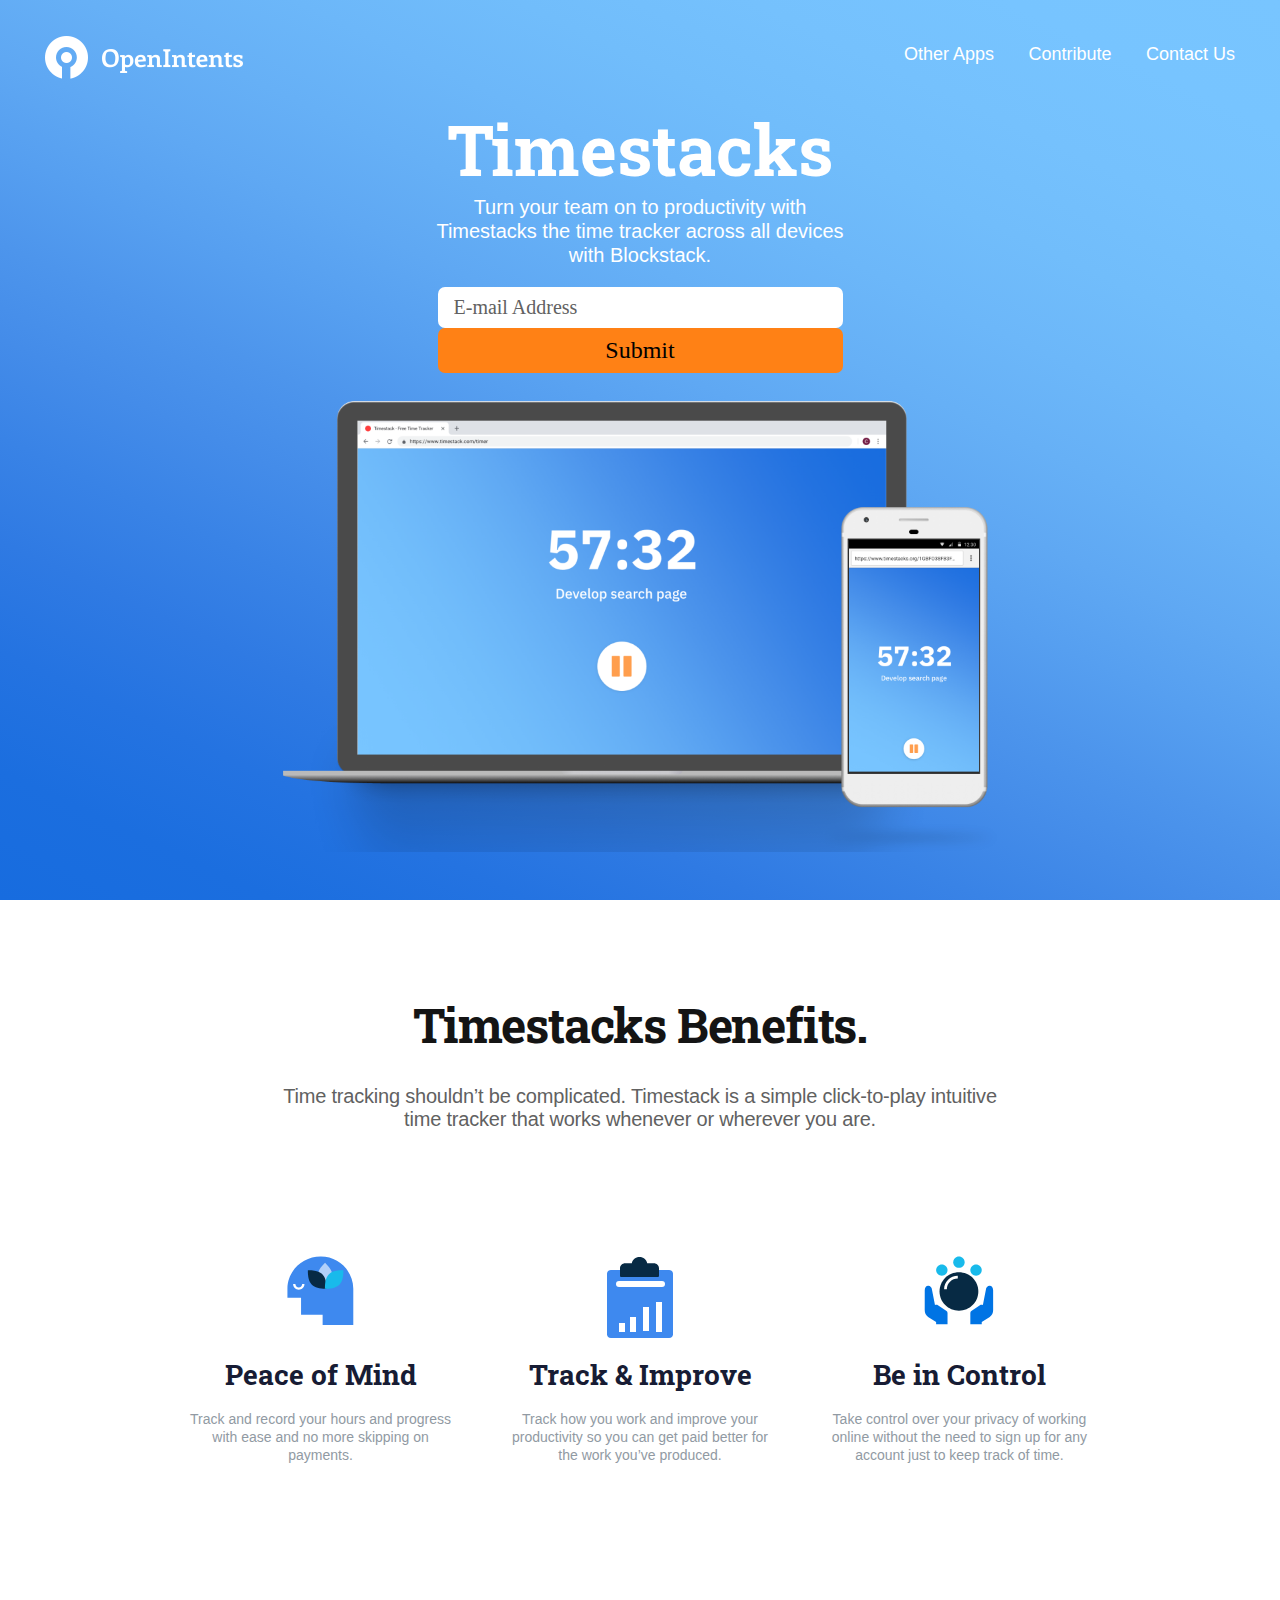
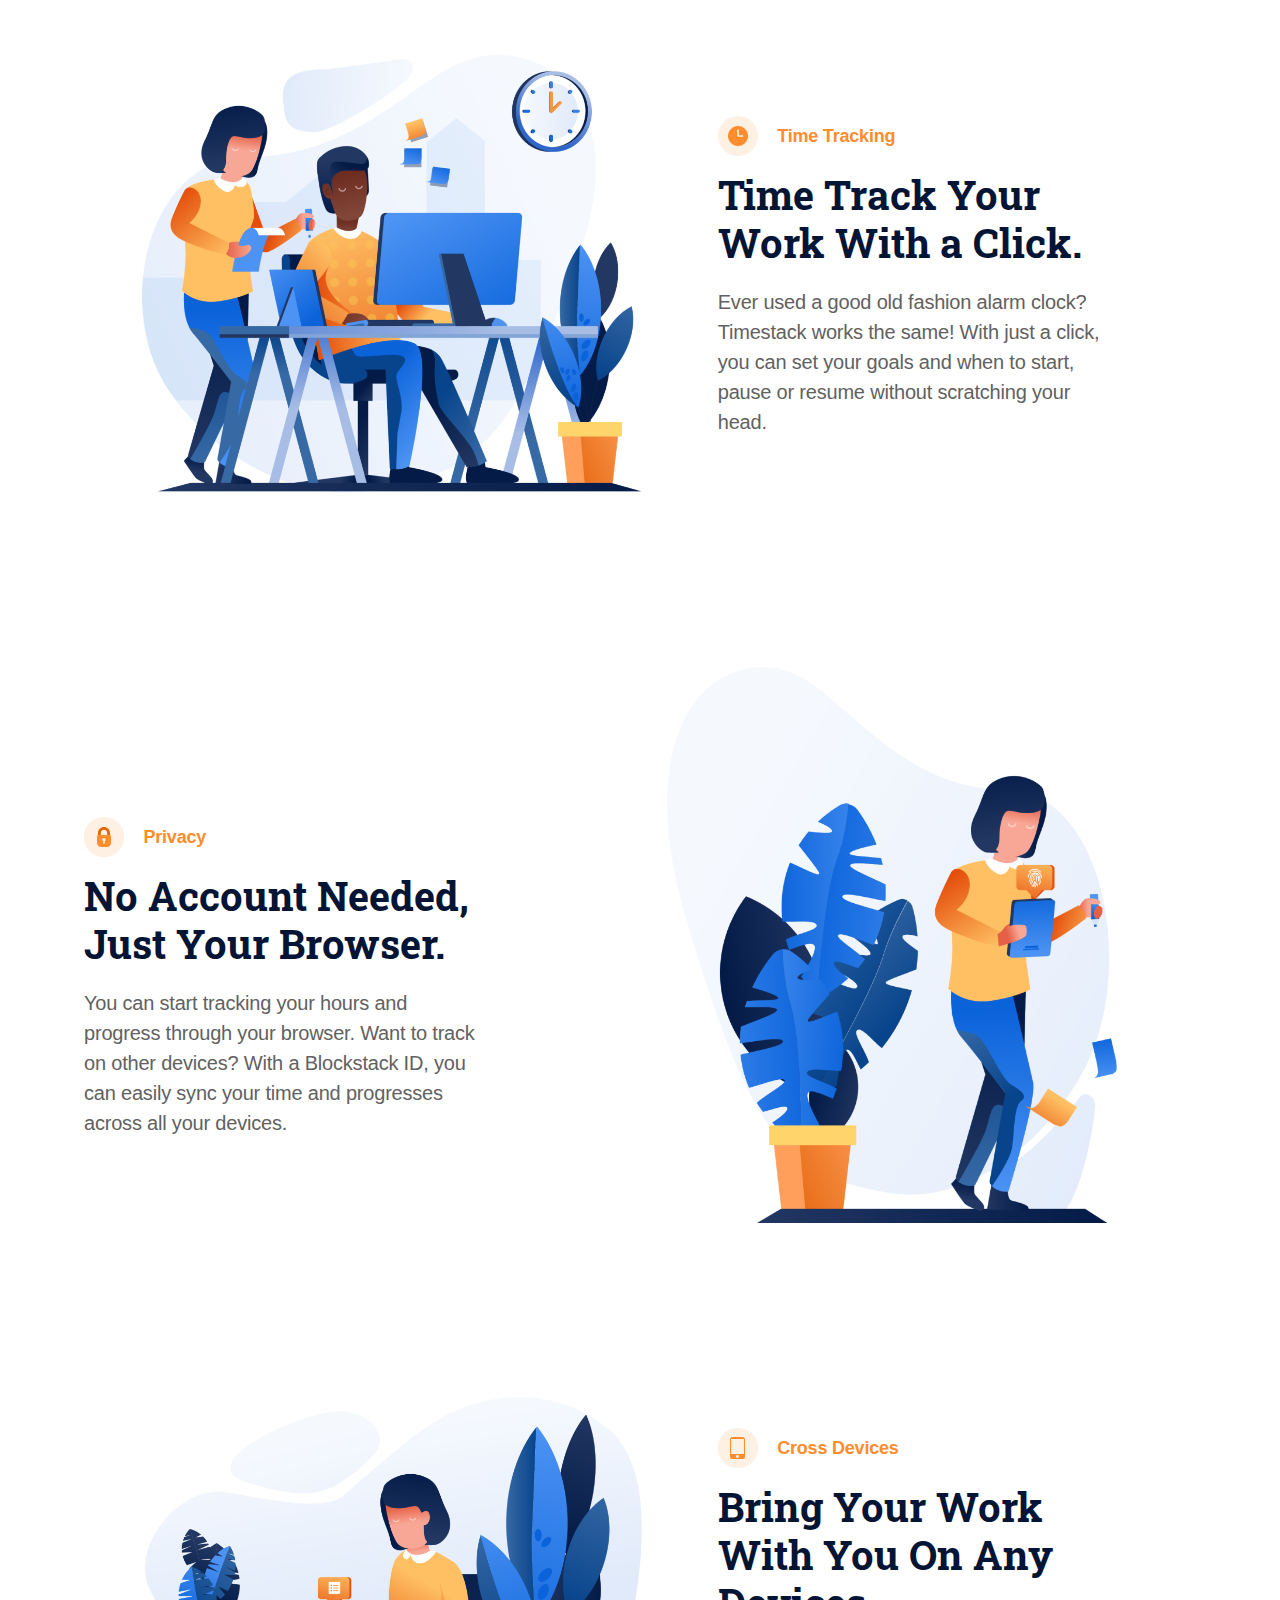
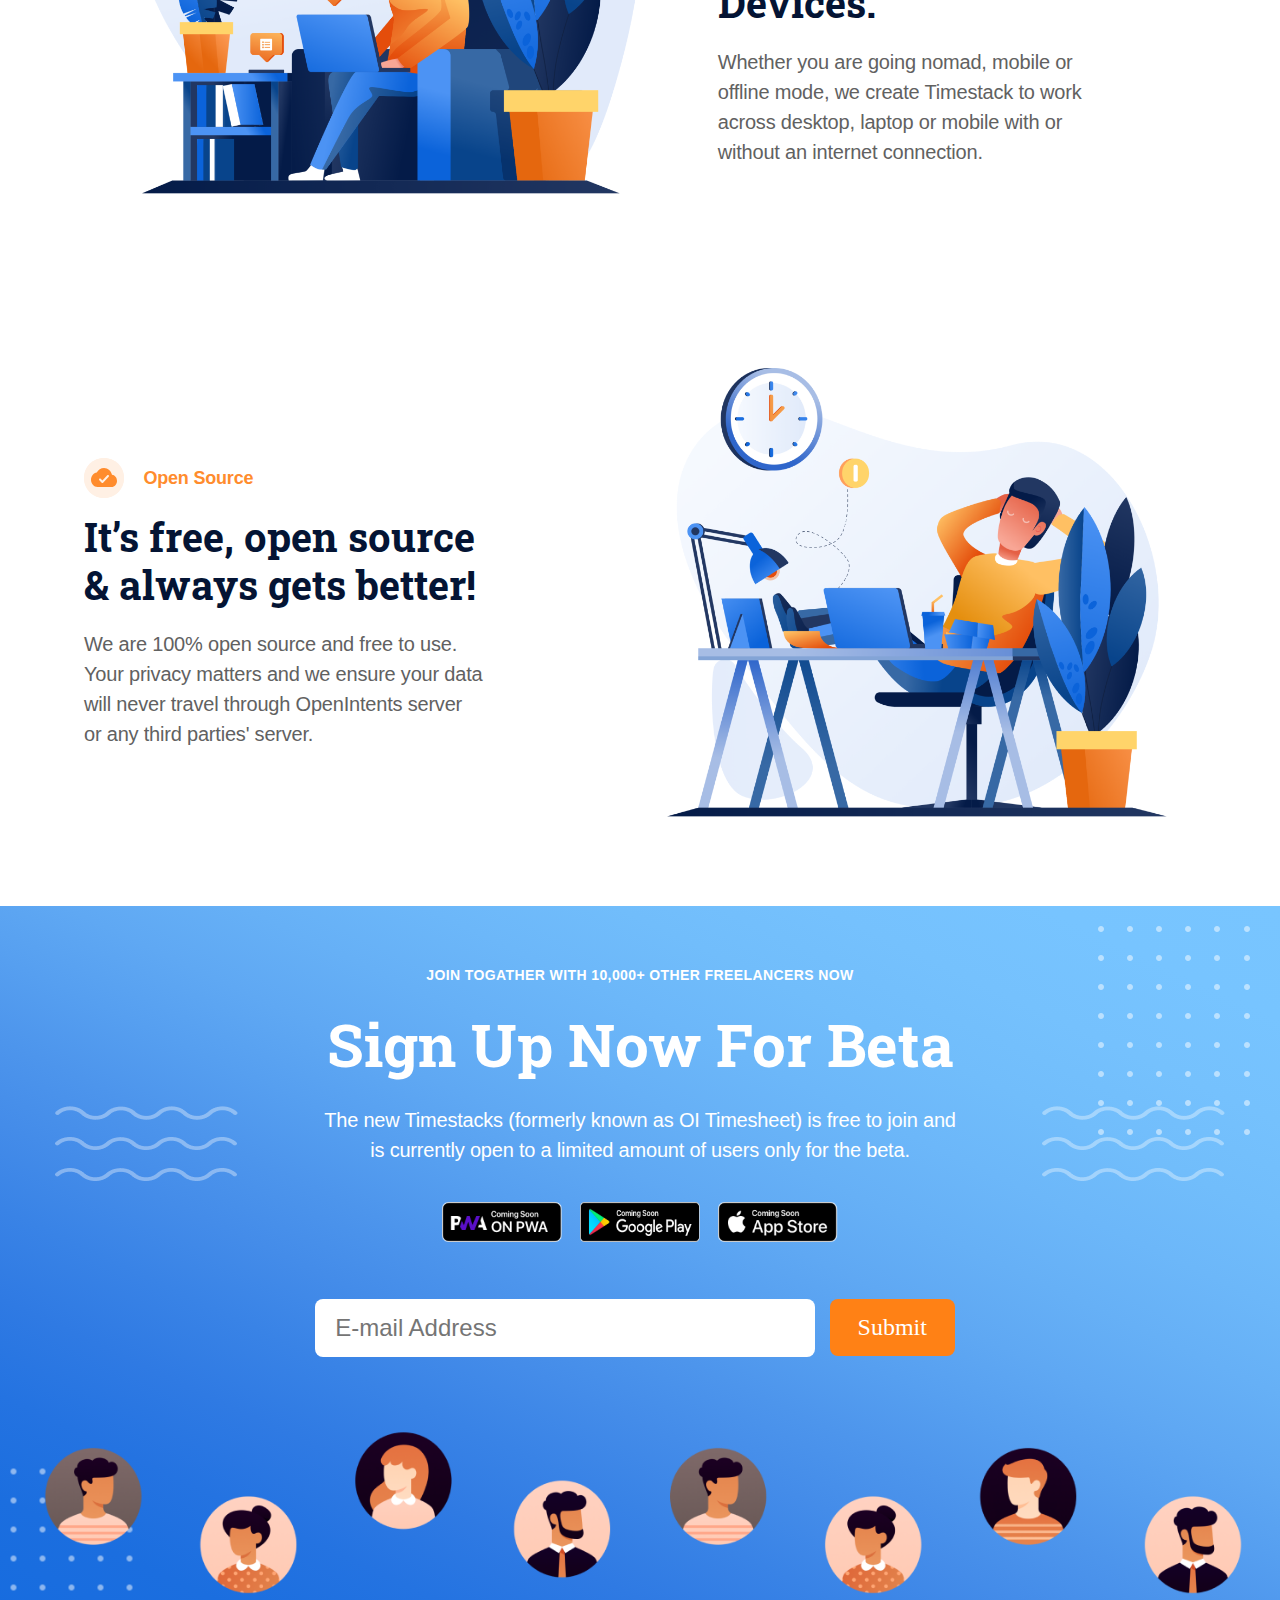
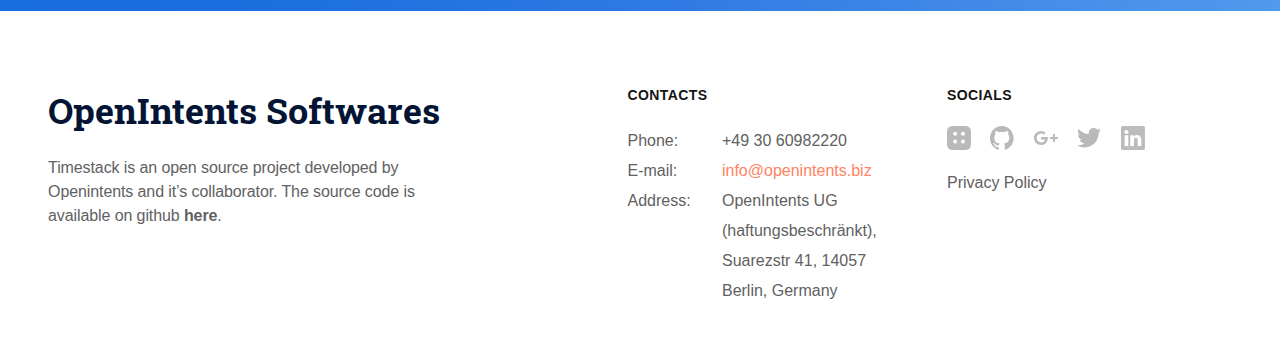
<file: pwa/index.html>
<!DOCTYPE html>
<html lang="en">

<head>
	<!-- Required meta tags -->
	<meta charset="utf-8">
	<meta name="viewport" content="width=device-width, initial-scale=1, shrink-to-fit=no">
	<link rel="shortcut icon" type="image/png" href="./images/favicon.png" />
	<link rel="shortcut icon" type="image/png" href="./images/sc-favicon.png" />
	<link rel="shortcut icon" type="image/x-icon" href="favicon.ico" />

	<title>Timestacks | Open Source Time Tracker For Freelancer</title>
	<meta name="description" content="" />
	<meta name="keywords" content="" />
	<meta name="author" content="OpenIntents" />

	<!-- og meta-->
	<meta property="og:url" content="https://timestacks.org" />
	<meta property="og:type" content="page" />
	<meta property="og:title" content="Timestacks | Open Source Time Tracker For Freelancer" />
	<meta property="og:description" content="" />
	<meta property="og:image" content="./images/" />

	<link href="./styles.css" rel="stylesheet">

</head>

<body class="homepage">

	<div id="header">
		<div class="container">
			<div class="nav">
				<div class="logo">
					<a href="#"><img src="./images/logo.svg"></a>
				</div>
				<div class="navbar-nav">
					<ul>
						<li><a href="http://www.openintents.org/download/">Other Apps</a></li>
						<li><a href="https://github.com/openintents/timesheet">Contribute</a></li>
						<li><a href="">Contact Us</a></li>
					</ul>
				</div>
			</div>


			<div class="hero-text">
				<h1>Timestacks</h1>
				<p class="lead">Turn your team on to productivity with Timestacks the time tracker across all devices with Blockstack.</p>

				<a href="#cta" class="cta-btn">Sign up for beta</a>
				<!-- Begin Mailchimp Signup Form -->
				<link href="//cdn-images.mailchimp.com/embedcode/slim-10_7.css" rel="stylesheet" type="text/css">
				<style type="text/css">
					#mc_embed_signup {}

					/* Add your own Mailchimp form style overrides in your site stylesheet or in this style block.
				   We recommend moving this block and the preceding CSS link to the HEAD of your HTML file. */
				</style>
				<div id="mc_embed_signup">
					<form action="https://gmail.us11.list-manage.com/subscribe/post?u=0da51183e94084bdd9f0fcd2e&amp;id=af4c4c811a" method="post" id="mc-embedded-subscribe-form" name="mc-embedded-subscribe-form" class="validate" target="_blank" novalidate>
						<div id="mc_embed_signup_scroll">
							<input type="email" value="" name="EMAIL" class="email" id="mce-EMAIL" placeholder="E-mail Address" required>
							<!-- real people should not fill this in and expect good things - do not remove this or risk form bot signups-->
							<div style="position: absolute; left: -5000px;" aria-hidden="true"><input type="text" name="b_7eabdd039c022bcdf13179f3b_87b8f0698b" tabindex="-1" value=""></div>
							<div class="clear"><input type="submit" value="Submit" name="subscribe" id="mc-embedded-subscribe" class="button"></div>
						</div>
					</form>
				</div>

				<!--End mc_embed_signup-->
			</div>
			<div class="hero-image" data-aos="fade-left">
				<!-- <img src="./images/hero-img.png"> -->

				<picture>
					<source media="(min-width: 725px)" srcset="./images/hero-img.png">
					<source media="(max-width: 725px)" srcset="./images/hero-img-2.png">
					<img src="./images/hero-img.png" alt="Timestacks" style="width:auto;">
				</picture>

			</div>

		</div>

	</div>

	<div class="container" id="benefits" data-aos="fade-up">
		<h3>Timestacks Benefits.</h3>
		<p class="lead">Time tracking shouldn’t be complicated. Timestack is a simple click-to-play intuitive time tracker that works whenever or wherever you are.</p>

		<div class="grid">

			<div class="card">
				<div class="image">
					<img src="./images/peace-of-mind.svg">
				</div>
				<div class="text">
					<h5>Peace of Mind</h5>
					<p>Track and record your hours and progress with ease and no more skipping on payments.</p>
				</div>
			</div>

			<div class="card">
				<div class="image">
					<img src="./images/track-improve.svg">
				</div>
				<div class="text">
					<h5>Track & Improve</h5>
					<p>Track how you work and improve your productivity so you can get paid better for the work you’ve produced.</p>
				</div>
			</div>


			<div class="card">
				<div class="image">
					<img src="./images/control.svg">
				</div>
				<div class="text">
					<h5>Be in Control</h5>
					<p>Take control over your privacy of working online without the need to sign up for any account just to keep track of time.</p>
				</div>
			</div>

		</div> <!-- Grid ends -->

	</div><!--  Container ends -->

	<div class="container feature" data-aos="fade-right">
		<div class="image">
			<img src="./images/time-track.png" style="max-width: 645px;">
		</div>
		<div class="content">
			<div class="feature-header">
				<div class="icon">
					<img src="./images/icon-time.svg">
				</div>
				<h6>Time Tracking</h6>
			</div>
			<h4>Time Track Your Work With a Click.</h4>
			<p>Ever used a good old fashion alarm clock? Timestack works the same! With just a click, you can set your goals and when to start, pause or resume without scratching your head.</p>
		</div>
	</div>

	<div class="container feature feature-right" data-aos="fade-left">

		<div class="image" style="padding-right: 50px;">
			<img src="./images/no-account.png" style="max-width: 513px;">
		</div>

		<div class="content">
			<div class="feature-header">
				<div class="icon">
					<img src="./images/icon-lock.svg">
				</div>
				<h6>Privacy</h6>
			</div>
			<h4>No Account Needed, Just Your Browser.</h4>
			<p>You can start tracking your hours and progress through your browser. Want to track on other devices? With a Blockstack ID, you can easily sync your time and progresses across all your devices.</p>
		</div>
	</div>

	<div class="container feature">
		<div class="image">
			<img src="./images/work-with-any-device.png" style="max-width: 640px;">
		</div>
		<div class="content">
			<div class="feature-header">
				<div class="icon">
					<img src="./images/icon-phone.svg">
				</div>
				<h6>Cross Devices</h6>
			</div>
			<h4>Bring Your Work With You On Any Devices.</h4>
			<p>Whether you are going nomad, mobile or offline mode, we create Timestack to work across desktop, laptop or mobile with or without an internet connection.</p>
		</div>
	</div>

	<div class="container feature feature-right feature-right-2">

		<div class="image">
			<img src="./images/free.png" style="max-width: 615px;">
		</div>

		<div class="content">
			<div class="feature-header">
				<div class="icon">
					<img src="./images/icon-cloud.svg">
				</div>
				<h6>Open Source</h6>
			</div>
			<h4>It’s free, open source & always gets better!</h4>
			<p>We are 100% open source and free to use. Your privacy matters and we ensure your data will never travel through OpenIntents server or any third parties' server.</p>
		</div>
	</div>

	<div id="cta">
		<div class="content">
			<h6>Join Togather With 10,000+ Other Freelancers Now</h6>
			<h2>Sign Up Now For Beta</h2>
			<p class="lead">The new Timestacks (formerly known as OI Timesheet) is free to join and is currently open to a limited amount of users only for the beta.</p>

			<div class="app-badges">
				<div class="badge"><a href=""><img src="./images/pwa-badges.png"></a></div>
				<div class="badge"><a href=""><img src="./images/google-badges.png"></a></div>
				<div class="badge"><a href=""><img src="./images/apple-badges.png"></a></div>
			</div>



			<!-- Begin Mailchimp Signup Form -->
			<link href="//cdn-images.mailchimp.com/embedcode/slim-10_7.css" rel="stylesheet" type="text/css">
			<style type="text/css">
				#mc_embed_signup-2 {
					margin: 0 auto !important;
					text-align: center !important;
				}

				#mc_embed_signup-2 input {
					display: inline-block !important;
					width: 500px !important;
					margin-right: 10px !important;
					border: none !important;
					border-radius: 8px !important;
					padding: 15px 20px !important;
					font-size: 24px !important;
					box-sizing: border-box !important;
				}

				#mc_embed_signup-2 .clear {
					display: inline-block;
					height: auto !important;
				}

				#mc_embed_signup-2 .clear input {
					width: 125px !important;
					height: auto;
					font-size: 24px;
					font-family: "IBMPlexSans-Bold";
					background-color: #FF8115;
					color: #fff;
				}


				@media (max-width: 744px) {
					#mc_embed_signup-2 input {
						display: block !important;
						max-width: 340px !important;
						margin: 0 auto !important;
						box-sizing: border-box !important;
					}

					#mc_embed_signup-2 .clear {
						max-width: 340px !important;
						margin: 15px auto !important;
						display: block !important;
					}

					#mc_embed_signup-2 .clear input {
						width: 100% !important;
					}
				}


				@media (max-width: 480px) {
					#mc_embed_signup-2 input {
						padding: 10px 20px !important;
					}
				}


				/* Add your own Mailchimp form style overrides in your site stylesheet or in this style block.
				   We recommend moving this block and the preceding CSS link to the HEAD of your HTML file. */
			</style>
			<div id="mc_embed_signup-2">
				<form action="https://gmail.us11.list-manage.com/subscribe/post?u=0da51183e94084bdd9f0fcd2e&amp;id=af4c4c811a" method="post" id="mc-embedded-subscribe-form-2" name="mc-embedded-subscribe-form" class="validate" target="_blank" novalidate>
					<div id="mc_embed_signup_scroll">
						<input type="email" value="" name="EMAIL" class="email" id="mce-EMAIL" placeholder="E-mail Address" required>
						<!-- real people should not fill this in and expect good things - do not remove this or risk form bot signups-->
						<div style="position: absolute; left: -5000px;" aria-hidden="true"><input type="text" name="b_7eabdd039c022bcdf13179f3b_87b8f0698b" tabindex="-1" value=""></div>
						<div class="clear"><input type="submit" value="Submit" name="subscribe" id="mc-embedded-subscribe-2" class="button"></div>
					</div>

				</form>
			</div>

			<!--End mc_embed_signup-->
		</div>

		<div id="bg-faces">
			<img src="./images/bg-faces.png">
		</div>
	</div>


	<footer class="container" id="footer">
		<div class="container">
			<div class="about">
				<h4>OpenIntents Softwares</h4>
				<p>Timestack is an open source project developed by Openintents and it’s collaborator. The source code is available on github <a href="https://github.com/openintents/timesheet"><strong>here</strong></a>.</p>
			</div>
			<div class="contact">
				<h6>CONTACTS</h6>
				<div class="meta">
					<ul>
						<li>Phone:</li>
						<li>E-mail:</li>
						<li>Address:</li>
					</ul>
				</div>
				<div class="info">
					<ul>
						<li><a href="tel:+49 30 60982220">+49 30 60982220</a></li>
						<li><a href="mailto:info@openintents.biz" style="color: #FF8364;">info@openintents.biz</a></li>
						<li><a href="https://www.google.com/maps/place/OpenIntents/@52.50441,13.2907612,17z/data=!3m1!4b1!4m5!3m4!1s0x47a850da58e9f951:0x408c1a9eda3d344c!8m2!3d52.50441!4d13.29295">OpenIntents UG (haftungsbeschränkt),
								Suarezstr 41, 14057 Berlin, Germany</a></li>
					</ul>

				</div>

			</div>
			<div class="social">
				<h6>SOCIALS</h6>

				<ul class="social-links">
					<li><a href="https://explorer.blockstack.org/name/openintents.id"><img src="./images/blockstack.svg"></a></li>
					<li><a href="https://github.com/openintents"><img src="./images/github.svg"></a></li>
					<li><a href="https://plus.google.com/100544032612908902006"><img src="./images/google.svg"></a></li>
					<li><a href="https://twitter.com/openintents"><img src="./images/twitter.svg"></a></li>
					<li><a href="https://www.linkedin.com/company/openintents.org"><img src="./images/linkedin.svg"></a></li>
				</ul>
				<a href="http://www.google.com/policies/privacy/partners/" class="privacy">Privacy Policy</a>
			</div>
		</div>
	</footer>

</body>

<script async src="https://www.googletagmanager.com/gtag/js?id=UA-15727777-3"></script>
<script>
	window.dataLayer = window.dataLayer || [];

	function gtag() {
		dataLayer.push(arguments);
	}
	gtag('js', new Date());

	gtag('config', 'UA-15727777-3');
</script>

<!-- Function which changes the value of the button regarding the screen size -->
<script>
	window.onresize = displayWindowSize;
	window.onload = displayWindowSize;

	function displayWindowSize() {
		myWidth = window.innerWidth;
		myHeight = window.innerHeight;
		var ele = document.getElementById("mc-embedded-subscribe-2");

		if (myWidth < 740) {
			ele.value = "Sign up for beta";
		} else {
			ele.value = "Submit";
		}
	};
</script>

</html>
</file>
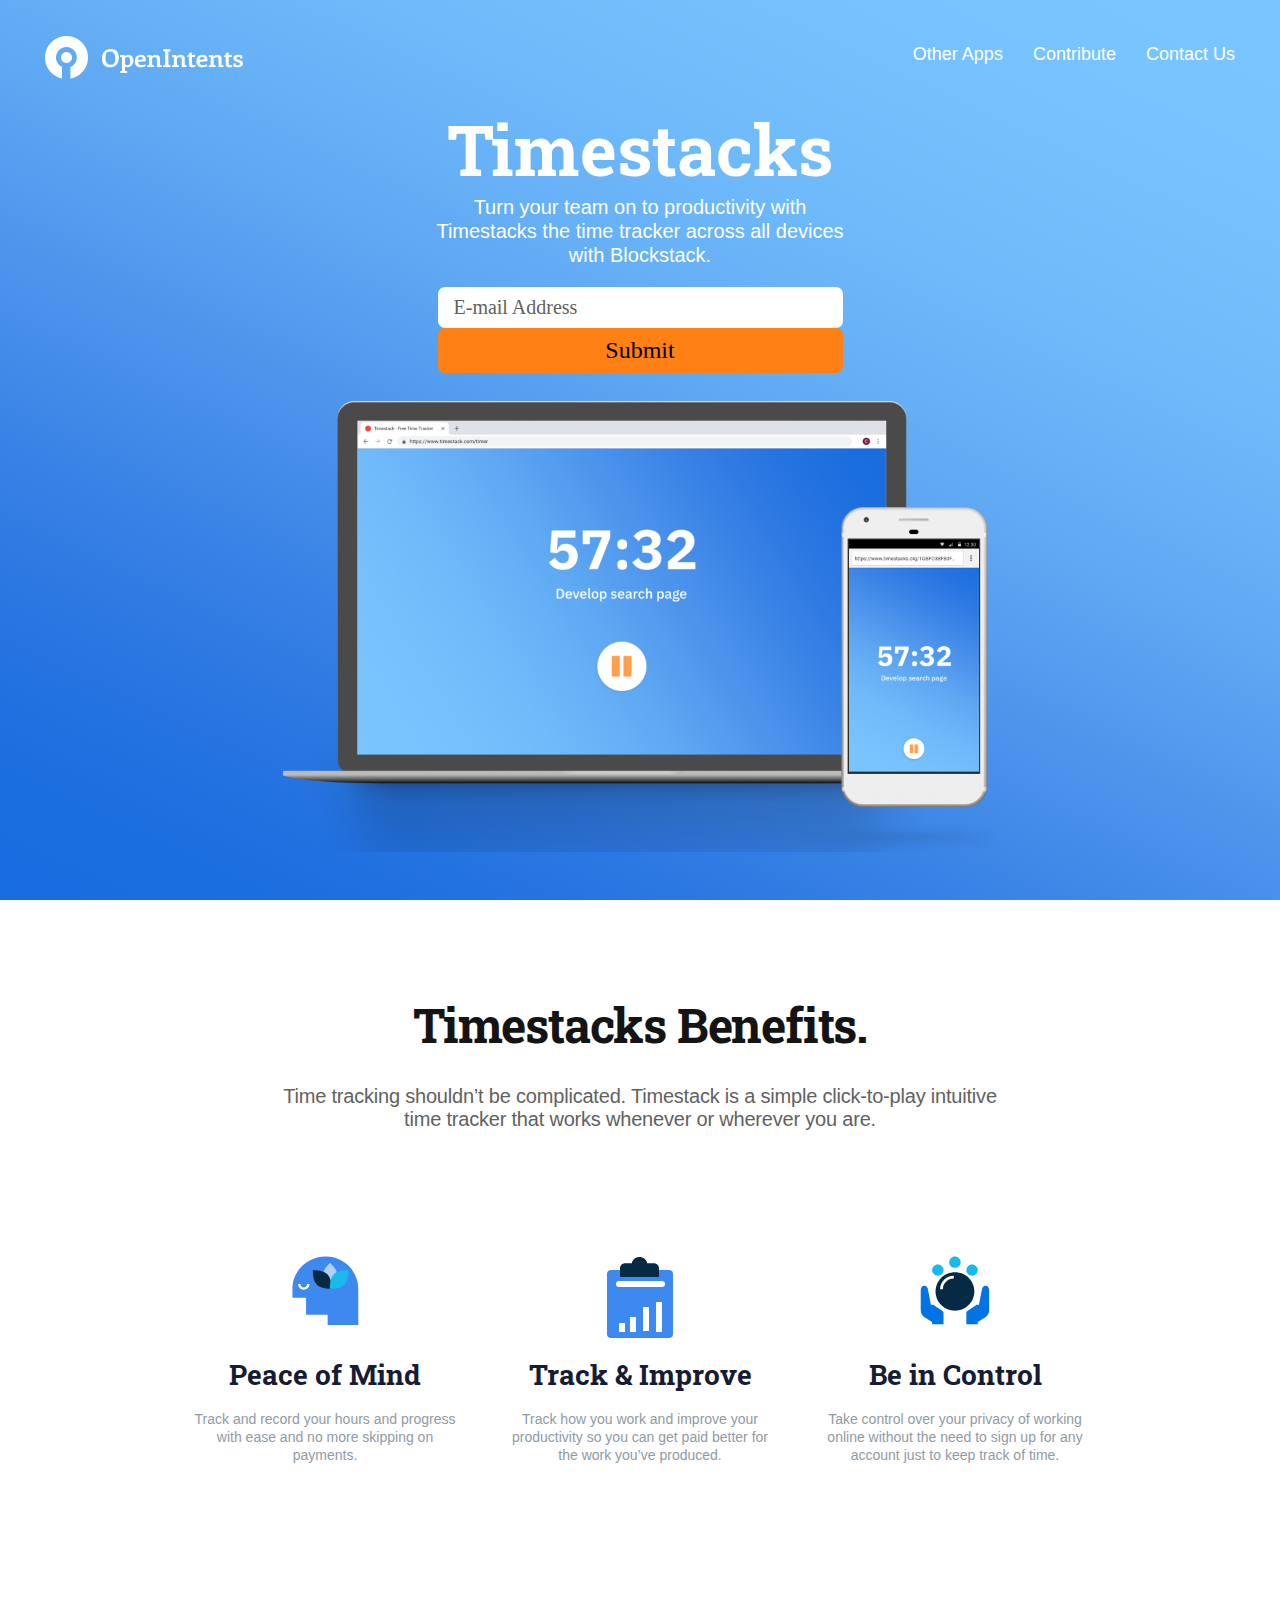
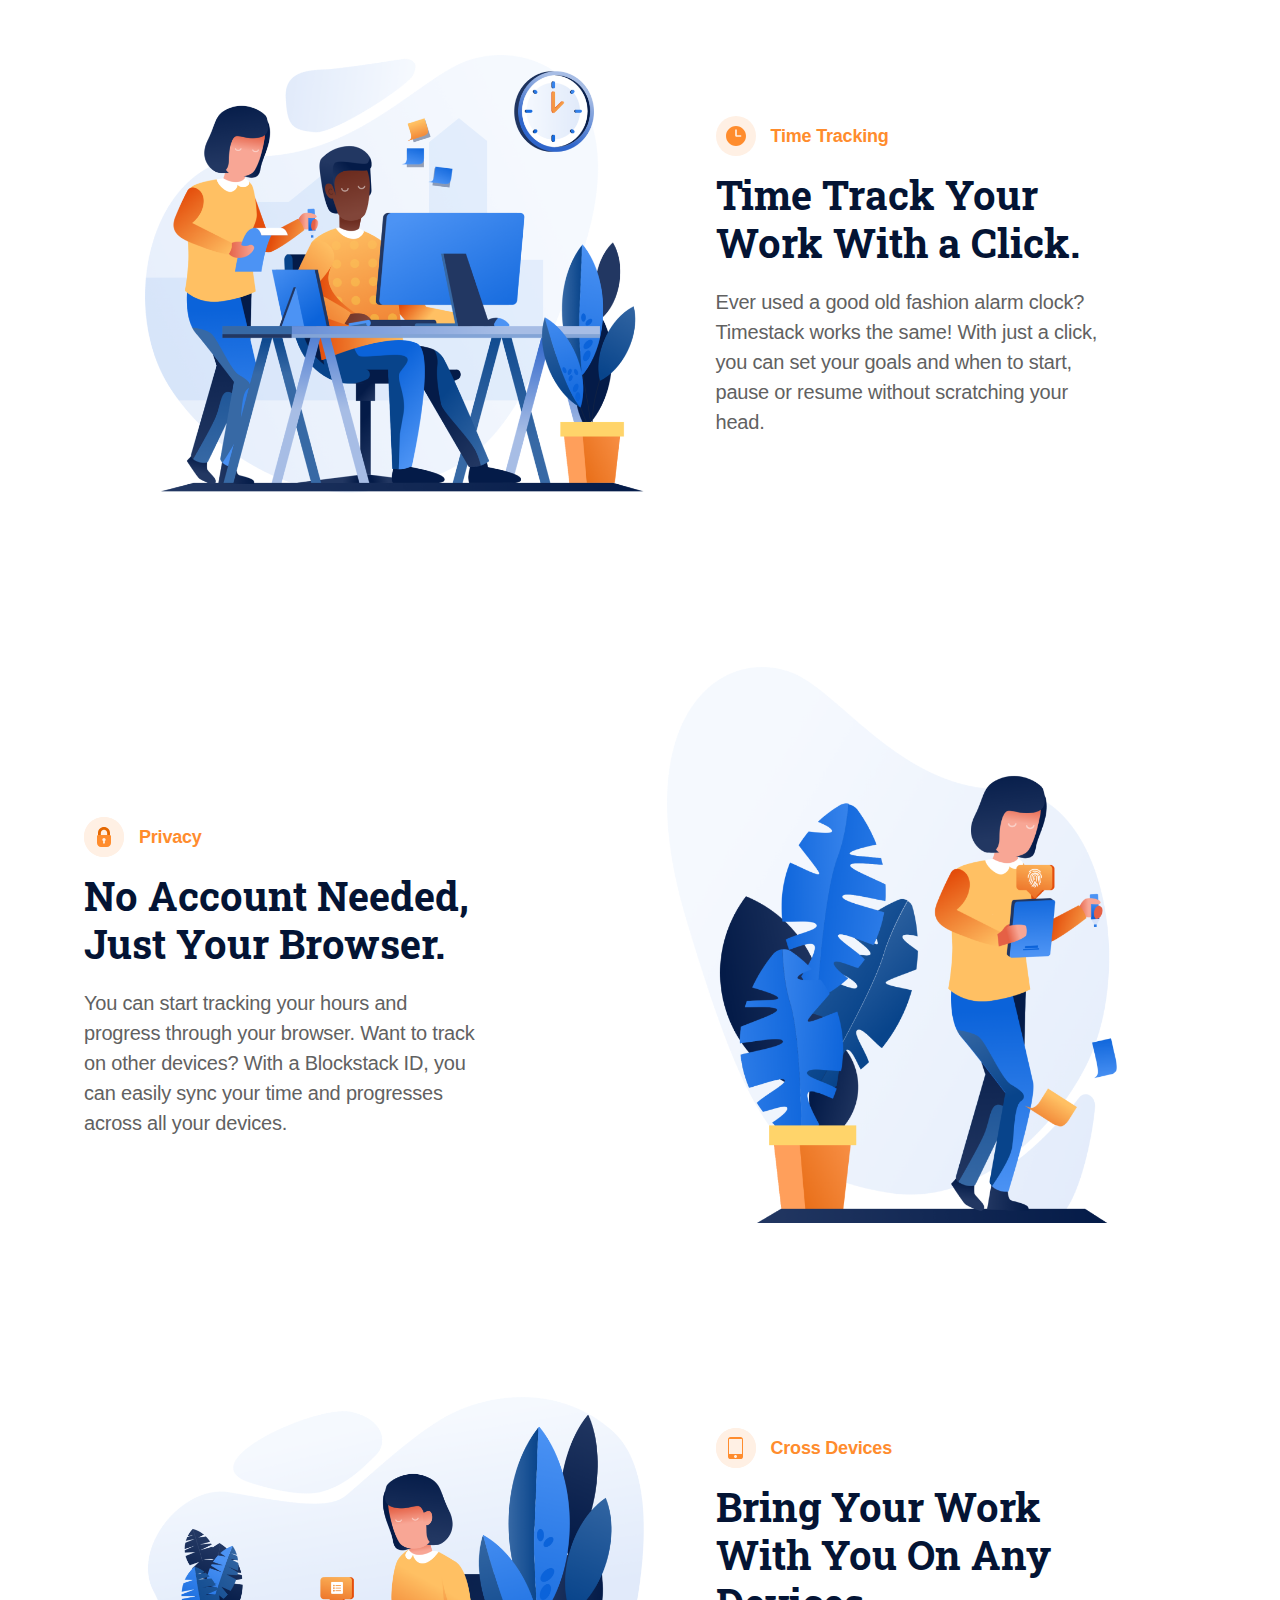
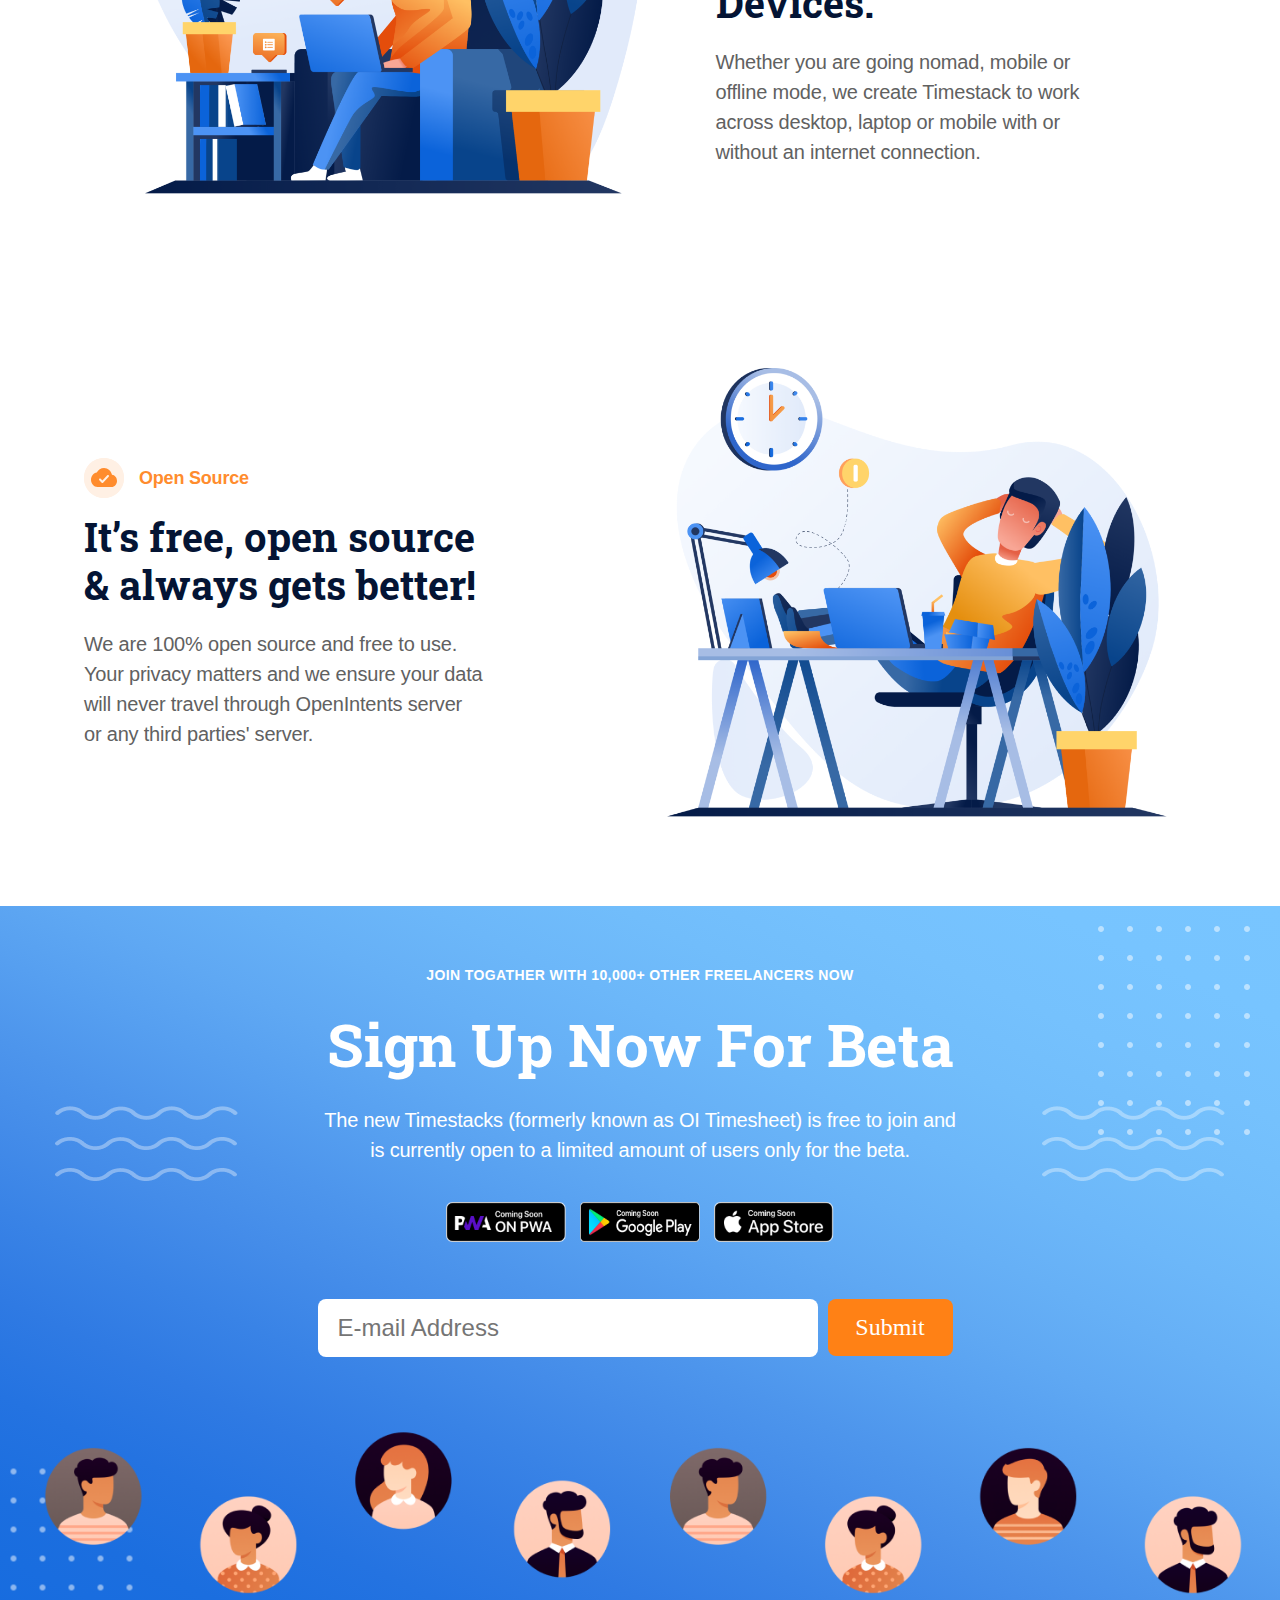
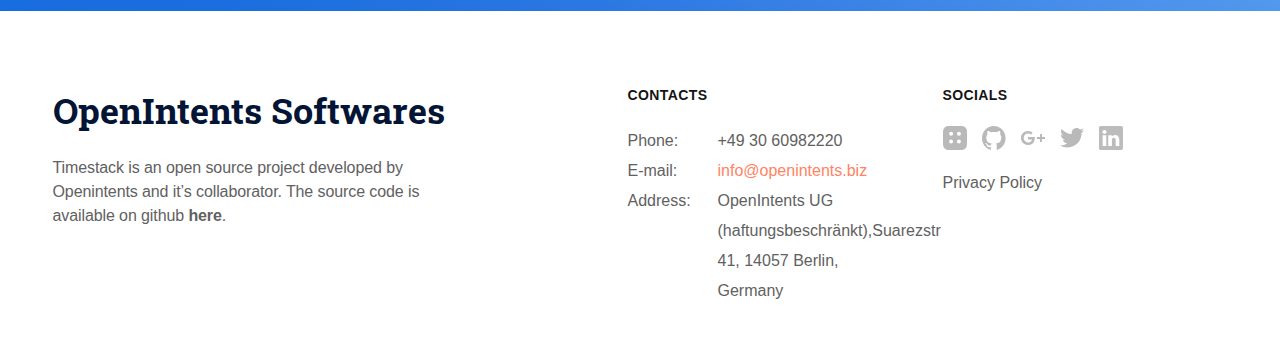
<file: pwa/min-index.html>
<!DOCTYPE html><html lang="en"><head><meta charset="utf-8"><meta name="viewport" content="width=device-width, initial-scale=1, shrink-to-fit=no"><link rel="shortcut icon" type="image/png" href="./images/favicon.png"/><link rel="shortcut icon" type="image/png" href="./images/sc-favicon.png"/><link rel="shortcut icon" type="image/x-icon" href="favicon.ico"/><title>Timestack | Open Source Time Tracker For Freelancer</title><meta name="description" content=""/><meta name="keywords" content=""/><meta name="author" content="OpenIntents"/><meta property="og:url" content="https://timestacks.org"/><meta property="og:type" content="page"/><meta property="og:title" content="Timestack | Open Source Time Tracker For Freelancer"/><meta property="og:description" content=""/><meta property="og:image" content="./images/"/><link href="./min-styles.css" rel="stylesheet"></head><body class="homepage"><div id="header"><div class="container"><div class="nav"><div class="logo"><a href="#"><img src="./images/logo.svg"></a></div><div class="navbar-nav"><ul><li><a href="http://www.openintents.org/download/">Other Apps</a></li><li><a href="https://github.com/openintents/timesheet">Contribute</a></li><li><a href="">Contact Us</a></li></ul></div></div><div class="hero-text"><h1>Timestacks</h1><p class="lead">Turn your team on to productivity with Timestacks the time tracker across all devices with Blockstack.</p><a href="#cta" class="cta-btn">Sign up for beta</a><link href="//cdn-images.mailchimp.com/embedcode/slim-10_7.css" rel="stylesheet" type="text/css"><style type="text/css">#mc_embed_signup{}/* Add your own Mailchimp form style overrides in your site stylesheet or in this style block. We recommend moving this block and the preceding CSS link to the HEAD of your HTML file. */</style><div id="mc_embed_signup"><form action="https://gmail.us11.list-manage.com/subscribe/post?u=0da51183e94084bdd9f0fcd2e&amp;id=af4c4c811a" method="post" id="mc-embedded-subscribe-form" name="mc-embedded-subscribe-form" class="validate" target="_blank" novalidate><div id="mc_embed_signup_scroll"><input type="email" value="" name="EMAIL" class="email" id="mce-EMAIL" placeholder="E-mail Address" required><div style="position: absolute; left: -5000px;" aria-hidden="true"><input type="text" name="b_7eabdd039c022bcdf13179f3b_87b8f0698b" tabindex="-1" value=""></div><div class="clear"><input type="submit" value="Submit" name="subscribe" id="mc-embedded-subscribe" class="button"></div></div></form></div></div><div class="hero-image" data-aos="fade-left"><picture><source media="(min-width: 725px)" srcset="./images/hero-img.png"><source media="(max-width: 725px)" srcset="./images/hero-img-2.png"><img src="./images/hero-img.png" alt="Timestacks" style="width:auto;"></picture></div></div></div><div class="container" id="benefits" data-aos="fade-up"><h3>Timestacks Benefits.</h3><p class="lead">Time tracking shouldn’t be complicated. Timestack is a simple click-to-play intuitive time tracker that works whenever or wherever you are.</p><div class="grid"><div class="card"><div class="image"><img src="./images/peace-of-mind.svg"></div><div class="text"><h5>Peace of Mind</h5><p>Track and record your hours and progress with ease and no more skipping on payments.</p></div></div><div class="card"><div class="image"><img src="./images/track-improve.svg"></div><div class="text"><h5>Track & Improve</h5><p>Track how you work and improve your productivity so you can get paid better for the work you’ve produced.</p></div></div><div class="card"><div class="image"><img src="./images/control.svg"></div><div class="text"><h5>Be in Control</h5><p>Take control over your privacy of working online without the need to sign up for any account just to keep track of time.</p></div></div></div></div><div class="container feature" data-aos="fade-right"><div class="image"><img src="./images/time-track.png" style="max-width: 645px;"></div><div class="content"><div class="feature-header"><div class="icon"><img src="./images/icon-time.svg"></div><h6>Time Tracking</h6></div><h4>Time Track Your Work With a Click.</h4><p>Ever used a good old fashion alarm clock? Timestack works the same! With just a click, you can set your goals and when to start, pause or resume without scratching your head.</p></div></div><div class="container feature feature-right" data-aos="fade-left"><div class="image" style="padding-right: 50px;"><img src="./images/no-account.png" style="max-width: 513px;"></div><div class="content"><div class="feature-header"><div class="icon"><img src="./images/icon-lock.svg"></div><h6>Privacy</h6></div><h4>No Account Needed, Just Your Browser.</h4><p>You can start tracking your hours and progress through your browser. Want to track on other devices? With a Blockstack ID, you can easily sync your time and progresses across all your devices.</p></div></div><div class="container feature"><div class="image"><img src="./images/work-with-any-device.png" style="max-width: 640px;"></div><div class="content"><div class="feature-header"><div class="icon"><img src="./images/icon-phone.svg"></div><h6>Cross Devices</h6></div><h4>Bring Your Work With You On Any Devices.</h4><p>Whether you are going nomad, mobile or offline mode, we create Timestack to work across desktop, laptop or mobile with or without an internet connection.</p></div></div><div class="container feature feature-right feature-right-2"><div class="image"><img src="./images/free.png" style="max-width: 615px;"></div><div class="content"><div class="feature-header"><div class="icon"><img src="./images/icon-cloud.svg"></div><h6>Open Source</h6></div><h4>It’s free, open source & always gets better!</h4><p>We are 100% open source and free to use. Your privacy matters and we ensure your data will never travel through OpenIntents server or any third parties' server.</p></div></div><div id="cta"><div class="content"><h6>Join Togather With 10,000+ Other Freelancers Now</h6><h2>Sign Up Now For Beta</h2><p class="lead">The new Timestacks (formerly known as OI Timesheet) is free to join and is currently open to a limited amount of users only for the beta.</p><div class="app-badges"><div class="badge"><a href=""><img src="./images/pwa-badges.png"></a></div><div class="badge"><a href=""><img src="./images/google-badges.png"></a></div><div class="badge"><a href=""><img src="./images/apple-badges.png"></a></div></div><link href="//cdn-images.mailchimp.com/embedcode/slim-10_7.css" rel="stylesheet" type="text/css"><style type="text/css">#mc_embed_signup-2{margin: 0 auto !important;text-align: center !important;}#mc_embed_signup-2 input{display: inline-block !important;width: 500px !important;margin-right: 10px !important;border: none !important;border-radius: 8px !important;padding: 15px 20px !important;font-size: 24px !important;box-sizing: border-box !important;}#mc_embed_signup-2 .clear{display: inline-block;height: auto !important;}#mc_embed_signup-2 .clear input{width: 125px !important;height: auto;font-size: 24px;font-family: "IBMPlexSans-Bold";background-color: #FF8115;color: #fff;}@media (max-width: 744px){#mc_embed_signup-2 input{display: block !important;max-width: 340px !important;margin: 0 auto !important;box-sizing: border-box !important;}#mc_embed_signup-2 .clear{max-width: 340px !important;margin: 15px auto !important;display: block !important;}#mc_embed_signup-2 .clear input{width: 100% !important;}}@media (max-width: 480px){#mc_embed_signup-2 input{padding: 10px 20px !important;}}/* Add your own Mailchimp form style overrides in your site stylesheet or in this style block. We recommend moving this block and the preceding CSS link to the HEAD of your HTML file. */</style><div id="mc_embed_signup-2"><form action="https://gmail.us11.list-manage.com/subscribe/post?u=0da51183e94084bdd9f0fcd2e&amp;id=af4c4c811a" method="post" id="mc-embedded-subscribe-form-2" name="mc-embedded-subscribe-form" class="validate" target="_blank" novalidate><div id="mc_embed_signup_scroll"><input type="email" value="" name="EMAIL" class="email" id="mce-EMAIL" placeholder="E-mail Address" required><div style="position: absolute; left: -5000px;" aria-hidden="true"><input type="text" name="b_7eabdd039c022bcdf13179f3b_87b8f0698b" tabindex="-1" value=""></div><div class="clear"><input type="submit" value="Submit" name="subscribe" id="mc-embedded-subscribe-2" class="button"></div></div></form></div></div><div id="bg-faces"><img src="./images/bg-faces.png"></div></div><footer class="container" id="footer"><div class="container"><div class="about"><h4>OpenIntents Softwares</h4><p>Timestack is an open source project developed by Openintents and it’s collaborator. The source code is available on github <a href="https://github.com/openintents/timesheet"><strong>here</strong></a>.</p></div><div class="contact"><h6>CONTACTS</h6><div class="meta"><ul><li>Phone:</li><li>E-mail:</li><li>Address:</li></ul></div><div class="info"><ul><li><a href="tel:+49 30 60982220">+49 30 60982220</a></li><li><a href="mailto:info@openintents.biz" style="color: #FF8364;">info@openintents.biz</a></li><li><a href="https://www.google.com/maps/place/OpenIntents/@52.50441,13.2907612,17z/data=!3m1!4b1!4m5!3m4!1s0x47a850da58e9f951:0x408c1a9eda3d344c!8m2!3d52.50441!4d13.29295">OpenIntents UG (haftungsbeschränkt),Suarezstr 41, 14057 Berlin, Germany</a></li></ul></div></div><div class="social"><h6>SOCIALS</h6><ul class="social-links"><li><a href="https://explorer.blockstack.org/name/openintents.id"><img src="./images/blockstack.svg"></a></li><li><a href="https://github.com/openintents"><img src="./images/github.svg"></a></li><li><a href="https://plus.google.com/100544032612908902006"><img src="./images/google.svg"></a></li><li><a href="https://twitter.com/openintents"><img src="./images/twitter.svg"></a></li><li><a href="https://www.linkedin.com/company/openintents.org"><img src="./images/linkedin.svg"></a></li></ul><a href="http://www.google.com/policies/privacy/partners/" class="privacy">Privacy Policy</a></div></div></footer></body><script async src="https://www.googletagmanager.com/gtag/js?id=UA-15727777-3"></script><script>window.dataLayer=window.dataLayer || [];function gtag(){dataLayer.push(arguments);}gtag('js', new Date());gtag('config', 'UA-15727777-3');</script><script>window.onresize=displayWindowSize;window.onload=displayWindowSize;function displayWindowSize(){myWidth=window.innerWidth;myHeight=window.innerHeight;var ele=document.getElementById("mc-embedded-subscribe-2");if (myWidth < 740){ele.value="Sign up for beta";}else{ele.value="Submit";}};</script></html>
</file>
<file: pwa/styles.css>
/* Import fonts */
@import url('https://fonts.googleapis.com/css?family=Roboto+Slab:700,400');

@font-face {
  font-family: "IBMPlexSans";
  src: url('https://d2mwtg98mlzgjy.cloudfront.net/5bfe65eaa793d9000aa977df/fonts/IBMPlexSans-Regular.ttf') format("truetype");
}

@font-face {
  font-family: "IBMPlexSans-Medium";
  src: url('https://d2mwtg98mlzgjy.cloudfront.net/5bfe65eaa793d9000aa977df/fonts/IBMPlexSans-Medium.ttf') format("truetype");
}

@font-face {
  font-family: "SFProDisplay-Semibold";
  src: url('https://d2mwtg98mlzgjy.cloudfront.net/5bfe65eaa793d9000aa977df/fonts/SF-Pro-Display-Semibold.otf') format("opentype");
}

@font-face {
  font-family: "IBMPlexSans-Bold";
  src: url('https://d2mwtg98mlzgjy.cloudfront.net/5bfe65eaa793d9000aa977df/fonts/IBMPlexSans-Bold.ttf') format("truetype");
}

@font-face {
  font-family: "IBMPlexSans-BoldItalic";
  src: url('https://d2mwtg98mlzgjy.cloudfront.net/5bffa1ffb57801000af91e82/fonts/IBMPlexSans-BoldItalic.ttf') format("truetype");
}

@font-face {
  font-family: "IBMPlexSans-Light";
  src: url('https://d2mwtg98mlzgjy.cloudfront.net/5bfe65eaa793d9000aa977df/fonts/IBMPlexSans-Light.ttf') format("truetype");
}

/* End loadign fonts*/
/* Reset*/
html, body, div, span, applet, object, iframe,
h1, h2, h3, h4, h5, h6, p, blockquote, pre,
a, abbr, acronym, address, big, cite, code,
del, dfn, em, img, ins, kbd, q, s, samp,
small, strike, strong, sub, sup, tt, var,
b, u, i, center,
dl, dt, dd, ol, ul, li,
fieldset, form, label, legend,
table, caption, tbody, tfoot, thead, tr, th, td,
article, aside, canvas, details, embed,
figure, figcaption, footer, header, hgroup,
menu, nav, output, ruby, section, summary,
time, mark, audio, video {
  margin: 0;
  padding: 0;
  border: 0;
  font-size: 100%;
  font: inherit;
  vertical-align: baseline;
}

strong {
  font-weight: bold;
}

/* HTML5 display-role reset for older browsers */
article, aside, details, figcaption, figure,
footer, header, hgroup, menu, nav, section, div {
  display: block;
  box-sizing: border-box;
  vertical-align: top;
}

ol, ul {
  list-style: none;
}

blockquote, q {
  quotes: none;
}

blockquote:before, blockquote:after,
q:before, q:after {
  content: '';
  content: none;
}

table {
  border-collapse: collapse;
  border-spacing: 0;
}

img {
  max-width: 100%;
  height: auto;
}

body {
  text-rendering: optimizeLegibility;
  -webkit-font-smoothing: antialiased;
  -moz-font-smoothing: antialiased;
  font-smoothing: antialiased;
  font-size: 16px;
  font-family: 'IBMPlexSans', sans-serif;
}

h1, h2, h3, h4, h5, h6 {
  font-family: 'Roboto Slab', serif;
  font-weight: 700;
}

h1 {
  font-size: 70px;
  line-height: 92px;
}

h2 {
  font-size: 60px;
  line-height: 79px;
}

h3 {
  font-size: 48px;
  line-height: 60px;
}

h4 {
  font-size: 40px;
  line-height: 48px;
  color: #041434;
}

h5 {
  font-size: 28px;
  line-height: 37px;
}

h6 {
  font-family: "IBMPlexSans-Medium", sans-serif;
  font-size: 18px;
  line-height: 30px;
  letter-spacing: -0.2px;
  color: #FF8C2D;
}

/* reset ends*/
.container {
  max-width: 1280px;
  margin: 0 auto;
}

#header, #cta {
  height: 900px;
  width: 100%;
  padding-top: 36px;
  background: linear-gradient(205.11deg, #78C5FF 0%, #77C4FF 8.62%, #75C1FD 16.56%, #71BDFB 23.93%, #6CB7F9 30.85%, #66B0F6 37.42%, #5FA8F3 43.77%, #569FF0 50%, #4D95EC 56.23%, #448CE9 62.58%, #3983E6 69.15%, #2F7AE3 76.07%, #2473E1 83.44%, #1B6EDF 91.38%, #176CDF 100%);
  */
  /*background-image: url(./images/bg.svg);*/
  background-repeat: no-repeat;
  background-position: 50% 100%;
}

#header .container {
  max-width: 1190px;
  margin: 0 auto;
}

#header .logo {
  width: 250px;
  display: inline-block;
}

#header .navbar-nav {
  float: right;
  display: inline-block;
  vertical-align: middle;
  margin-top: 8px;
}

#header .navbar-nav li {
  display: inline-block;
  margin-left: 30px;
}

#header .navbar-nav li a {
  color: #fff;
  font-size: 18px;
  text-decoration: none;
}

#header .hero-text {
  max-width: 420px;
  margin: 20px auto;
  color: #fff;
  text-align: center;
}

#header .lead {
  font-size: 20px;
  line-height: 24px;
  margin-bottom: 20px;
}

#header .cta-btn {
  width: 300px;
  height: 50px;
  padding: 9px 16px;
  color: #fff;
  border-radius: 8px;
  text-decoration: none;
  display: inline-block;
  background-color: #FF8115;
  height: auto;
  font-size: 22px;
  margin-top: 20px;
  font-family: "IBMPlexSans-Medium";
  display: none;
}

#header .hero-text input {
  width: 405px !important;
  box-sizing: border-box;
  border: none;
  font-size: 20px !important;
  padding: 9px 16px !important;
  font-family: "IBMPlexSans-Light" !important;
  border-radius: 7px !important;
}

#header .hero-text input::placeholder {
  color: #616161 !important;
}

#header .hero-text .clear input {
  width: 405px !important;
  background-color: #FF8115 !important;
  height: auto;
  font-size: 24px !important;
  font-family: "IBMPlexSans-Medium" !important;
}

#header .hero-image {
  max-width: 715px;
  margin: 0 auto;
  margin-top: 28px;
}

#header .hero-image img {
  max-width: 100%;
}

#benefits {
  max-width: 1280px;
  margin: 0 auto;
  text-align: center;
  padding: 95px 0 106px;
}

#benefits h3 {
  color: #141414;
  letter-spacing: -1.2px;
}

#benefits .lead {
  max-width: 730px;
  margin: 30px auto;
  font-size: 20px;
  color: #616161;
  letter-spacing: -0.2px
}

#benefits .grid {
  margin-top: 125px;
}

#benefits .card {
  width: 275px;
  display: inline-block;
  height: auto;
  margin: 0 74px;
}

#benefits .card .image {
  margin-bottom: 15px;
  height: 85px;
}

#benefits .card h5 {
  color: #171C34;
}

#benefits .card p {
  font-size: 14px;
  line-height: 18px;
  color: #919AA3;
  margin-top: 17px;
}

.feature {
  padding: 85px 0;
}

.feature .image {
  max-width: 645px;
  display: inline-block;
  vertical-align: middle;
  margin-left: 25px;
  vertical-align: middle;
}

.feature .image img {
  max-width: 639px;
}

.feature .content {
  max-width: 445px;
  text-align: left;
  margin-left: 71px;
  margin-right: 45px;
  display: inline-block;
  vertical-align: middle;
}

.feature p {
  color: #616161;
  font-size: 20px;
  margin-top: 20px;
  line-height: 30px;
  letter-spacing: -0.2px
}

.feature-header {
  margin-bottom: 15px;
}

.feature-header .icon {
  width: 40px;
  height: 40px;
  border-radius: 50px;
  display: inline-block;
  background-color: #FFF0E4;
  vertical-align: middle;
  margin-right: 15px;
}

.feature-header h6 {
  display: inline-block;
  vertical-align: middle;
}

.feature-right .content {
  margin-left: 84px;
  margin-top: 150px;
  float: left;
}

.feature-right .image {
  text-align: right;
}

#cta {
  height: 705px;
  padding: 60px 0 40px;
  position: relative;
  overflow: hidden;
}

#cta:before, #cta:after {
  content: url(./images/dots.png);
  position: absolute;
  opacity: 0.5;
}

#cta:before {
  transform: rotate(90deg);
  bottom: -200px;
  left: -210px;
}

#cta:after {
  top: -300px;
  right: 30px;
}

#cta .content {
  max-width: 730px;
  height: 50px;
  margin: 0 auto;
  text-align: center;
  color: #fff;
  position: relative;
}

#cta .content:before, #cta .content:after {
  content: url(./images/waves.png);
  position: absolute;
}

#cta .content:before {
  left: -220px;
  top: 140px;
}

#cta .content:after {
  right: -220px;
  top: 140px;
}

#cta .content h6 {
  color: #fff;
  letter-spacing: 0.4px;
  font-size: 14px;
  line-height: 18px;
  margin-bottom: 20px;
  text-transform: uppercase;
}

#cta .lead {
  max-width: 635px;
  margin: 0 auto;
  font-size: 20px;
  line-height: 30px;
  letter-spacing: -0.2px;
  margin-top: 22px;
}

.app-badges {
  max-width: 420px;
  text-align: center;
  margin: 30px auto 50px;
}

.badge {
  width: 120px;
  height: 40px;
  display: inline-block;
  margin: 7px;
}

.badge img {
  max-width: 100%;
  height: 40px;
}

#bg-faces {
  width: 100%;
  text-align: center;
  height: auto;
  position: absolute;
  bottom: 60px;
  margin: 0 auto;
  animation: floatBubble 50s infinite normal linear;
}

@keyframes floatBubble {
  0% {
    left: -1000px;
  }

  100% {
    left: 1000px;
  }
}

#bg-faces img {
  transform: scale(1.6);
}

#footer {
  padding: 75px 0 50px;
  color: #616161;
  text-align: center;
}

#footer .about {
  width: 410px;
  display: inline-block;
  margin: 0 135px 0 0;
  text-align: left;
}

#footer .about h4 {
  font-size: 36px;
  line-height: 48px;
}

#footer .about p {
  margin-top: 22px;
  color: #616161;
  line-height: 24px;
  letter-spacing: -0.1px;
}

#footer a {
  color: #616161;
  text-decoration: none;
}

#footer h6 {
  font-size: 14px;
  line-height: 18px;
  letter-spacing: 0.4px;
  text-transform: uppercase;
  color: #141414;
  margin-bottom: 22px;
}

#footer .contact, #footer .social {
  width: 255px;
  display: inline-block;
  margin: 0 30px;
  text-align: left;
}

#footer .contact .meta, #footer .contact .info {
  display: inline-block;
  vertical-align: top;
}

#footer .contact .meta {
  width: 60px;
  margin-right: 30px;
}

#footer .contact .info {
  width: 160px;
}

#footer .contact li {
  line-height: 30px;
}

#footer .social-links li {
  display: inline-block;
  margin-right: 15px;
}

#footer .privacy {
  margin-top: 20px;
  display: inline-block;
}

@media (max-width: 1291px) {
  #benefits .card {
    margin: 0 20px;
  }

  .feature {
    text-align: center;
  }

  .feature .image {
    max-width: 500px;
  }

  .feature .content {
    max-width: 400px;
  }

  .feature .image img {
    max-width: 100% !important;
  }

  .feature-right-2 .content {
    margin-top: 90px;
  }

  #bg-faces {
    transform: scale(1.5);
  }
}

@media (max-width: 1279px) {
  #header .container {
    max-width: 910px;
  }

  @media (max-width: 1200px) {
    #footer .social {
      max-width: 170px;
      margin-right: 0;
    }

    #footer .about {
      margin: 0;
    }
  }

  @media (max-width: 1060px) {
    .feature .image {
      max-width: 400px;
    }

    .feature .content {
      max-width: 350px;
    }

    .feature-right .content {
      margin-top: 20px;
    }

    .feature-right-2 .content {
      margin-top: 0px;
    }

    #bg-faces {
      transform: scale(1.6);
    }
  }

  @media (max-width: 967px) {
    #header {
      text-align: center;
    }

    #header .navbar-nav {
      display: none;
    }

    #benefits .grid {
      margin-top: 40px;
    }

    #benefits .card {
      display: block;
      margin: 60px auto;
    }

    #benefits .card:last-child {
      border-bottom: 1px solid #eee;
      padding-bottom: 80px;
      margin-bottom: 0;
    }

    #benefits {
      padding-bottom: 0;
    }

    #bg-faces {
      transform: scale(1.8);
    }
  }

  @media (max-width: 947px) {
    #footer .social {
      width: 730px;
      max-width: 800px;
      margin-left: 0;
      margin-top: 60px;
    }

    #footer .social h6 {
      display: none;
    }

    #footer .social ul {
      display: inline-block;
    }

    #footer .privacy {
      margin-top: 0px;
      display: inline-block;
      float: right;
    }
  }

  @media (max-width: 920px) {
    .feature .image, .feature .content {
      display: block;
      margin: 0 auto
    }

    .feature-right .content {
      float: none;
    }

    .feature .content {
      margin-top: 45px;
    }

    .feature .content h4 {
      font-size: 28px;
      line-height: 35px;
    }

    .feature .content p {
      font-size: 16px;
      line-height: 23px;
      margin-top: 13px;
    }

    #bg-faces {
      transform: scale(2);
    }
  }

  @media (max-width: 744px) {
    #benefits {
      padding: 35px 20px 0;
    }

    #footer .social {
      width: 400px;
      max-width: 400px;
      margin-left: 0;
      margin-top: 60px;
    }

    #footer .contact {
      margin-top: 33px;
      display: block;
      width: 400px;
      margin: 33px auto 0;
      text-align: left;
    }

    #cta .content h6 {
      margin-bottom: 10;
    }

    #cta .content h2 {
      font-size: 40px;
      line-height: 53px;
    }

    #cta .lead {
      font-size: 20px;
      line-height: 27px;
      margin-top: 10px;
    }

    #cta .app-badges {
      margin: 35px auto 30px;
    }

    #bg-faces {
      transform: scale(2);
    }
  }

  @media (max-width: 725px) {
    #header {
      overflow: hidden;
    }

    #header .hero-image {
      max-width: 340px;
    }
  }

  @media (max-width: 480px) {
    h1 {
      font-size: 40px;
      line-height: 53px;
    }

    #header .lead {
      font-size: 16px;
      line-height: 20px;
      max-width: 320px;
      margin: 5px auto;
    }

    #benefits h3 {
      font-size: 40px;
      max-width: 365px;
      line-height: 43px;
      margin: 0 auto;
    }

    #benefits .lead {
      font-size: 16px;
      line-height: 19px;
      letter-spacing: -0.16px;
      max-width: 320px;
      margin: 26px auto;
    }

    #benefits .card h5 {
      font-size: 28px;
    }

    #benefits .card .image {
      margin-bottom: 18px;
    }

    .feature {
      padding: 55px 15px;
    }

    #cta h6 {
      max-width: 256px;
      line-height: 18px;
      margin: 0 auto 10px !important;
    }

    #cta h2 {
      max-width: 305px;
      line-height: 53px;
      font-size: 40px;
      margin: 0 auto
    }

    #cta .lead {
      max-width: 345px;
    }

    #cta .app-badges {
      margin: 35 auto 30px !important;
    }

    #cta {
      padding: 50px 00px;
    }

    #bg-faces {
      transform: scale(2);
      bottom: 40px;
    }

    #mc_embed_signup {
      display: none;
    }

    #header .cta-btn {
      display: inline-block;
    }

    #header {
      max-height: 865px;
    }

    #cta {
      height: 725px;
    }
  }

  @media (max-width: 400px) {

    #footer .about h4,
    #footer .about p,
    #footer .social {
      margin: 0 !important;
      max-width: 320px;
      width: 320px;
      margin: 0 auto;
    }

    #footer .about {
      margin: 0 auto;
      width: 320px;
    }

    #footer {
      padding: 0 10px;
    }

    #footer .contact {
      max-width: 320px;
      width: 320px;
      margin: 20px auto;
    }
  }
</file>
<file: pwa/min-styles.css>
/* Import fonts */@import url('https://fonts.googleapis.com/css?family=Roboto+Slab:700,400');@font-face{font-family: "IBMPlexSans"; src: url('https://d2mwtg98mlzgjy.cloudfront.net/5bfe65eaa793d9000aa977df/fonts/IBMPlexSans-Regular.ttf') format("truetype");}@font-face{font-family: "IBMPlexSans-Medium"; src: url('https://d2mwtg98mlzgjy.cloudfront.net/5bfe65eaa793d9000aa977df/fonts/IBMPlexSans-Medium.ttf') format("truetype");}@font-face{font-family: "SFProDisplay-Semibold"; src: url('https://d2mwtg98mlzgjy.cloudfront.net/5bfe65eaa793d9000aa977df/fonts/SF-Pro-Display-Semibold.otf') format("opentype");}@font-face{font-family: "IBMPlexSans-Bold"; src: url('https://d2mwtg98mlzgjy.cloudfront.net/5bfe65eaa793d9000aa977df/fonts/IBMPlexSans-Bold.ttf') format("truetype");}@font-face{font-family: "IBMPlexSans-BoldItalic"; src: url('https://d2mwtg98mlzgjy.cloudfront.net/5bffa1ffb57801000af91e82/fonts/IBMPlexSans-BoldItalic.ttf') format("truetype");}@font-face{font-family: "IBMPlexSans-Light"; src: url('https://d2mwtg98mlzgjy.cloudfront.net/5bfe65eaa793d9000aa977df/fonts/IBMPlexSans-Light.ttf') format("truetype");}/* End loadign fonts*//* Reset*/html, body, div, span, applet, object, iframe,h1, h2, h3, h4, h5, h6, p, blockquote, pre,a, abbr, acronym, address, big, cite, code,del, dfn, em, img, ins, kbd, q, s, samp,small, strike, strong, sub, sup, tt, var,b, u, i, center,dl, dt, dd, ol, ul, li,fieldset, form, label, legend,table, caption, tbody, tfoot, thead, tr, th, td,article, aside, canvas, details, embed, figure, figcaption, footer, header, hgroup, menu, nav, output, ruby, section, summary,time, mark, audio, video{margin: 0;padding: 0;border: 0;font-size: 100%;font: inherit;vertical-align: baseline;}strong{font-weight: bold;}/* HTML5 display-role reset for older browsers */article, aside, details, figcaption, figure, footer, header, hgroup, menu, nav, section , div{display: block;box-sizing: border-box;vertical-align: top;}ol, ul{list-style: none;}blockquote, q{quotes: none;}blockquote:before, blockquote:after,q:before, q:after{content: '';content: none;}table{border-collapse: collapse;border-spacing: 0;}img{max-width: 100%;height: auto;}body{text-rendering: optimizeLegibility;-webkit-font-smoothing: antialiased;-moz-font-smoothing: antialiased;font-smoothing: antialiased;font-size: 16px;font-family: 'IBMPlexSans' , sans-serif;}h1 , h2 , h3 , h4 , h5 , h6{font-family: 'Roboto Slab', serif;font-weight: 700;}h1{font-size: 70px;line-height: 92px;}h2{font-size: 60px;line-height: 79px;}h3{font-size: 48px;line-height: 60px;}h4{font-size: 40px;line-height: 48px;color: #041434;}h5{font-size: 28px;line-height: 37px;}h6{font-family: "IBMPlexSans-Medium", sans-serif;font-size: 18px;line-height: 30px;letter-spacing: -0.2px;color: #FF8C2D;}/* reset ends*/.container{max-width: 1280px;margin: 0 auto;}#header , #cta{height: 900px;width: 100%;padding-top: 36px;background: linear-gradient(205.11deg, #78C5FF 0%, #77C4FF 8.62%, #75C1FD 16.56%, #71BDFB 23.93%, #6CB7F9 30.85%, #66B0F6 37.42%, #5FA8F3 43.77%, #569FF0 50%, #4D95EC 56.23%, #448CE9 62.58%, #3983E6 69.15%, #2F7AE3 76.07%, #2473E1 83.44%, #1B6EDF 91.38%, #176CDF 100%);*//*background-image: url(./images/bg.svg);*/background-repeat: no-repeat;background-position: 50% 100%;}#header .container{max-width: 1190px;margin: 0 auto;}#header .logo{width: 250px;display: inline-block;}#header .navbar-nav{float: right;display: inline-block;vertical-align: middle;margin-top: 8px;}#header .navbar-nav li{display: inline-block;margin-left: 30px;}#header .navbar-nav li a{color: #fff;font-size: 18px;text-decoration: none;}#header .hero-text{max-width: 420px;margin: 20px auto;color: #fff;text-align: center;}#header .lead{font-size: 20px;line-height: 24px;margin-bottom: 20px;}#header .cta-btn{width: 300px ;height: 50px;padding: 9px 16px;color: #fff;border-radius: 8px;text-decoration: none;display: inline-block;background-color: #FF8115;height: auto;font-size: 22px;margin-top: 20px;font-family: "IBMPlexSans-Medium";display:none;}#header .hero-text input{width: 405px !important;box-sizing: border-box;border: none;font-size: 20px !important;padding: 9px 16px !important;font-family: "IBMPlexSans-Light" !important;border-radius: 7px !important;}#header .hero-text input::placeholder{color: #616161 !important;}#header .hero-text .clear input{width: 405px !important;background-color: #FF8115 !important;height: auto;font-size: 24px !important;font-family: "IBMPlexSans-Medium" !important;}#header .hero-image{max-width: 715px;margin: 0 auto;margin-top: 28px;}#header .hero-image img{max-width: 100%;}#benefits{max-width: 1280px;margin: 0 auto;text-align: center;padding: 95px 0 106px;}#benefits h3{color: #141414;letter-spacing: -1.2px;}#benefits .lead{max-width: 730px;margin: 30px auto;font-size: 20px;color: #616161;letter-spacing: -0.2px}#benefits .grid{margin-top: 125px;}#benefits .card{width: 275px;display: inline-block;height: auto;margin: 0 74px;}#benefits .card .image{margin-bottom: 15px;height: 85px;}#benefits .card h5{color: #171C34;}#benefits .card p{font-size: 14px;line-height: 18px;color: #919AA3;margin-top: 17px;}.feature{padding: 85px 0;}.feature .image{max-width: 645px;display: inline-block;vertical-align: middle;margin-left: 25px;vertical-align: middle;}.feature .image img{max-width: 639px;}.feature .content{max-width: 445px;text-align: left;margin-left: 71px;margin-right: 45px;display: inline-block;vertical-align: middle;}.feature p{color: #616161;font-size: 20px;margin-top: 20px;line-height: 30px;letter-spacing: -0.2px}.feature-header{margin-bottom: 15px;}.feature-header .icon{width: 40px;height: 40px;border-radius: 50px;display: inline-block;background-color: #FFF0E4;vertical-align: middle;margin-right: 15px;}.feature-header h6{display: inline-block;vertical-align: middle;}.feature-right .content{margin-left: 84px;margin-top: 150px;float: left;}.feature-right .image{text-align: right;}#cta{height: 705px;padding: 60px 0 40px;position: relative;overflow: hidden;}#cta:before , #cta:after{content: url(./images/dots.png);position: absolute;opacity: 0.5;}#cta:before{transform: rotate(90deg);bottom: -200px;left: -210px;}#cta:after{top: -300px;right: 30px;}#cta .content{max-width: 730px;height: 50px;margin: 0 auto;text-align: center;color: #fff;position: relative;}#cta .content:before , #cta .content:after{content: url(./images/waves.png);position: absolute;}#cta .content:before{left: -220px;top: 140px;}#cta .content:after{right: -220px;top: 140px;}#cta .content h6{color: #fff;letter-spacing: 0.4px;font-size: 14px;line-height: 18px;margin-bottom: 20px;text-transform: uppercase;}#cta .lead{max-width: 635px;margin: 0 auto;font-size: 20px;line-height: 30px;letter-spacing: -0.2px;margin-top: 22px;}.app-badges{max-width: 420px;text-align: center;margin: 30px auto 50px;}.badge{width: 120px;height: 40px;display: inline-block;margin: 7px;}.badge img{max-width: 100%;height: 40px;}#bg-faces{width: 100%;text-align: center;height: auto;position: absolute;bottom: 60px;margin: 0 auto; animation: floatBubble 50s infinite normal linear;}@keyframes floatBubble{0%{left:-1000px;}100%{left: 1000px;}}#bg-faces img{transform: scale(1.6);}#footer{padding: 75px 0 50px;color: #616161;text-align: center;}#footer .about{width: 410px;display: inline-block;margin: 0 135px 0 0;text-align: left;}#footer .about h4{font-size: 36px;line-height: 48px;}#footer .about p{margin-top: 22px;color: #616161;line-height: 24px;letter-spacing: -0.1px;}#footer a{color: #616161;text-decoration: none;}#footer h6{font-size: 14px;line-height: 18px;letter-spacing: 0.4px;text-transform: uppercase;color: #141414;margin-bottom: 22px;}#footer .contact ,#footer .social{width: 255px;display: inline-block;margin: 0 30px;text-align: left;}#footer .contact .meta , #footer .contact .info{display: inline-block;vertical-align: top;}#footer .contact .meta{width: 60px;margin-right: 30px;}#footer .contact .info{width: 160px;}#footer .contact li{line-height: 30px;}#footer .social-links li{display: inline-block;margin-right: 15px;}#footer .privacy{margin-top: 20px; display: inline-block;}@media (max-width: 1291px){#benefits .card{margin: 0 20px;}.feature{text-align: center;}.feature .image{max-width: 500px;}.feature .content{max-width: 400px;}.feature .image img{max-width: 100% !important;}.feature-right-2 .content{margin-top: 90px;}#bg-faces{transform: scale(1.5);}}@media (max-width: 1279px){#header .container{max-width: 910px;}@media (max-width: 1200px){#footer .social{max-width: 170px; margin-right: 0;}#footer .about{margin: 0;}}@media (max-width: 1060px){.feature .image{max-width: 400px;}.feature .content{max-width: 350px;}.feature-right .content{margin-top: 20px;}.feature-right-2 .content{margin-top: 0px;}#bg-faces{transform: scale(1.6);}}@media (max-width: 967px){#header{text-align: center;}#header .navbar-nav{display: none;}#benefits .grid{margin-top: 40px;}#benefits .card{display: block;margin: 60px auto;}#benefits .card:last-child{border-bottom: 1px solid #eee;padding-bottom: 80px;margin-bottom: 0;}#benefits{padding-bottom: 0;}#bg-faces{transform: scale(1.8);}}@media (max-width: 947px){#footer .social{width: 730px;max-width: 800px;margin-left: 0;margin-top: 60px;}#footer .social h6{display: none;}#footer .social ul{display: inline-block;}#footer .privacy{margin-top: 0px; display: inline-block;float: right;}}@media (max-width: 920px){.feature .image , .feature .content{display: block;margin: 0 auto}.feature-right .content{float: none;}.feature .content{margin-top: 45px;}.feature .content h4{font-size: 28px;line-height: 35px;}.feature .content p{font-size: 16px;line-height: 23px;margin-top: 13px;}#bg-faces{transform: scale(2);}}@media (max-width: 744px){#benefits{padding: 35px 20px 0;}#footer .social{width: 400px ;max-width: 400px;margin-left: 0;margin-top: 60px;}#footer .contact{margin-top: 33px;display: block;width: 400px;margin: 33px auto 0;text-align: left;}#cta .content h6{margin-bottom: 10;}#cta .content h2{font-size: 40px;line-height: 53px;}#cta .lead{font-size: 20px;line-height: 27px;margin-top: 10px;}#cta .app-badges{margin: 35px auto 30px;}#bg-faces{transform: scale(2);}}@media (max-width: 725px){#header{overflow: hidden;}#header .hero-image{max-width: 340px;}}@media (max-width: 480px){h1{font-size: 40px;line-height: 53px;}#header .lead{font-size: 16px;line-height: 20px;max-width: 320px;margin: 5px auto;}#benefits h3{font-size: 40px;max-width: 365px;line-height: 43px;margin: 0 auto;}#benefits .lead{font-size: 16px;line-height: 19px;letter-spacing: -0.16px;max-width: 320px;margin: 26px auto;}#benefits .card h5{font-size: 28px;}#benefits .card .image{margin-bottom: 18px;}.feature{padding: 55px 15px;}#cta h6{max-width: 256px;line-height: 18px;margin: 0 auto 10px !important;}#cta h2{max-width: 305px;line-height: 53px;font-size: 40px;margin: 0 auto}#cta .lead{max-width: 345px;}#cta .app-badges{margin: 35 auto 30px !important;}#cta{padding: 50px 00px;}#bg-faces{transform: scale(2);bottom: 40px;}#mc_embed_signup{display: none;}#header .cta-btn{display: inline-block;}#header{max-height: 865px;}#cta{height: 725px;}}@media (max-width: 400px){#footer .about h4, #footer .about p, #footer .social{margin: 0 !important;max-width: 320px;width: 320px;margin: 0 auto;}#footer .about{margin: 0 auto;width: 320px;}#footer{padding: 0 10px;}#footer .contact{max-width: 320px;width: 320px;margin: 20px auto;}}
</file>
